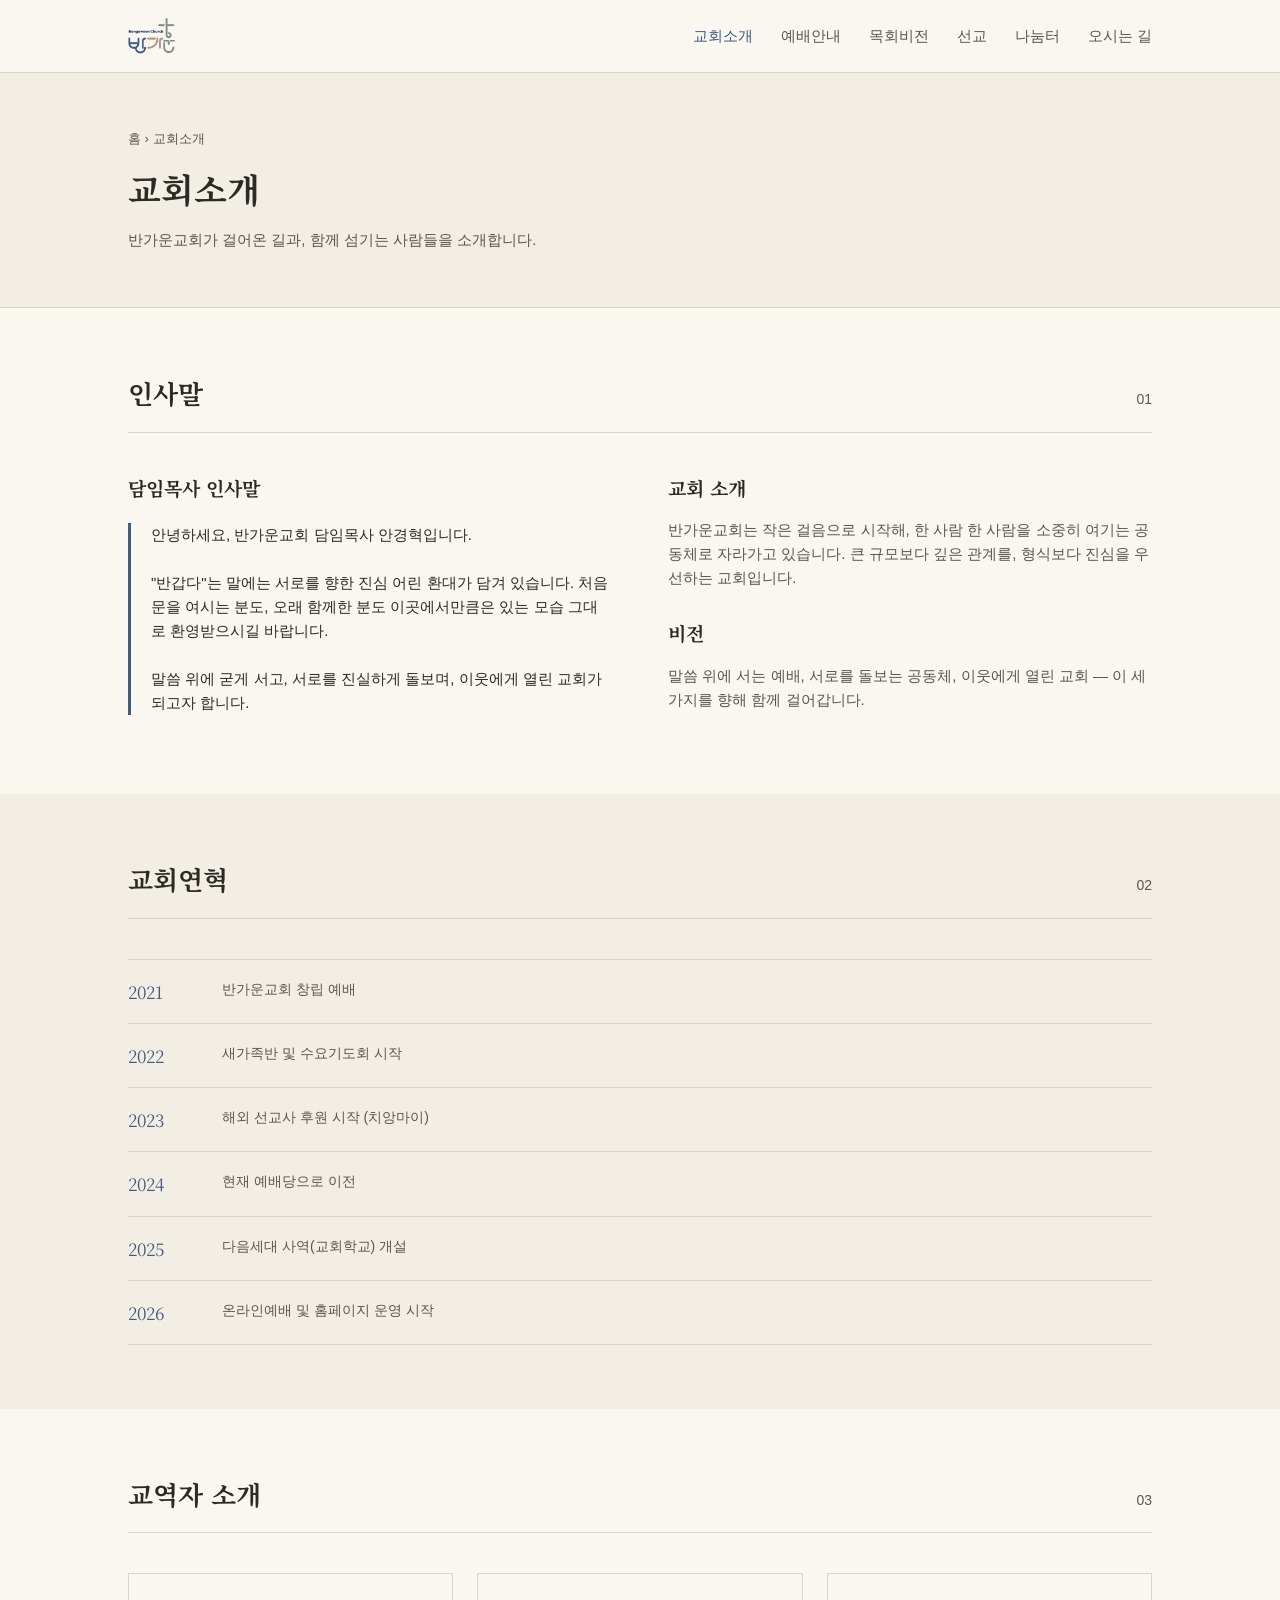
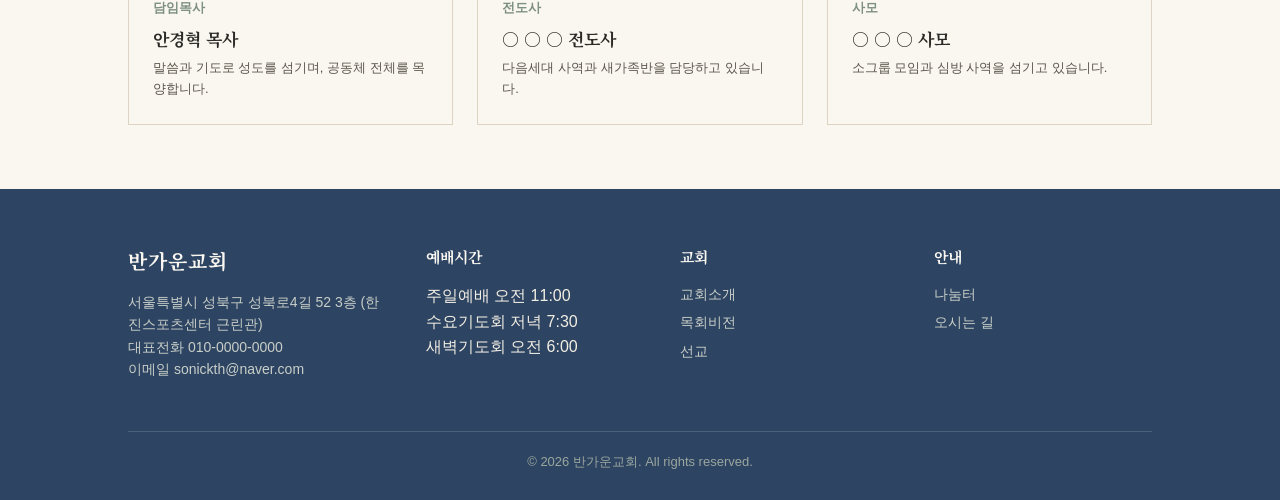
<file: about.html>
<!DOCTYPE html>
<html lang="ko">
<head>
<meta charset="UTF-8">
<meta name="viewport" content="width=device-width, initial-scale=1.0">
<title>교회소개 | 반가운교회</title>
<link rel="preconnect" href="https://fonts.googleapis.com">
<link href="https://fonts.googleapis.com/css2?family=Noto+Serif+KR:wght@400;500;700&family=Pretendard:wght@400;500;600&display=swap" rel="stylesheet">
<link rel="stylesheet" href="assets/style.css">
<link rel="icon" type="image/png" href="assets/logo.png">
</head>
<body>

<header>
  <div class="nav-inner">
    <a href="index.html" class="logo"><img src="assets/logo.png" alt="반가운교회 Bangawoon Church" class="logo-img"></a>
    <nav><ul id="navList">
      <li><a href="about.html" class="active">교회소개</a></li>
      <li><a href="service.html">예배안내</a></li>
      <li><a href="vision.html">목회비전</a></li>
      <li><a href="missions.html">선교</a></li>
      <li><a href="news.html">나눔터</a></li>
      <li><a href="contact.html">오시는 길</a></li>
    </ul></nav>
    <button class="nav-toggle" id="navToggle" aria-label="메뉴 열기">☰</button>
  </div>
</header>

<div class="page-head">
  <div class="wrap">
    <span class="crumb">홈 › 교회소개</span>
    <h1>교회소개</h1>
    <p>반가운교회가 걸어온 길과, 함께 섬기는 사람들을 소개합니다.</p>
  </div>
</div>

<main>

  <section>
    <div class="wrap">
      <div class="section-head"><h2>인사말</h2><span class="section-num">01</span></div>
      <div class="about-grid">
        <div>
          <h3>담임목사 인사말</h3>
          <div class="greeting-box">
            <p>안녕하세요, 반가운교회 담임목사 안경혁입니다.<br><br>
            "반갑다"는 말에는 서로를 향한 진심 어린 환대가 담겨 있습니다.
            처음 문을 여시는 분도, 오래 함께한 분도 이곳에서만큼은
            있는 모습 그대로 환영받으시길 바랍니다.<br><br>
            말씀 위에 굳게 서고, 서로를 진실하게 돌보며,
            이웃에게 열린 교회가 되고자 합니다.</p>
          </div>
        </div>
        <div>
          <h3>교회 소개</h3>
          <p>반가운교회는 작은 걸음으로 시작해, 한 사람 한 사람을
          소중히 여기는 공동체로 자라가고 있습니다. 큰 규모보다
          깊은 관계를, 형식보다 진심을 우선하는 교회입니다.</p>
          <h3 style="margin-top:28px;">비전</h3>
          <p>말씀 위에 서는 예배, 서로를 돌보는 공동체,
          이웃에게 열린 교회 — 이 세 가지를 향해 함께 걸어갑니다.</p>
        </div>
      </div>
    </div>
  </section>

  <section class="alt">
    <div class="wrap">
      <div class="section-head"><h2>교회연혁</h2><span class="section-num">02</span></div>
      <div class="timeline">
        <div class="timeline-item"><div class="year">2021</div><div class="desc">반가운교회 창립 예배</div></div>
        <div class="timeline-item"><div class="year">2022</div><div class="desc">새가족반 및 수요기도회 시작</div></div>
        <div class="timeline-item"><div class="year">2023</div><div class="desc">해외 선교사 후원 시작 (치앙마이)</div></div>
        <div class="timeline-item"><div class="year">2024</div><div class="desc">현재 예배당으로 이전</div></div>
        <div class="timeline-item"><div class="year">2025</div><div class="desc">다음세대 사역(교회학교) 개설</div></div>
        <div class="timeline-item"><div class="year">2026</div><div class="desc">온라인예배 및 홈페이지 운영 시작</div></div>
      </div>
    </div>
  </section>

  <section>
    <div class="wrap">
      <div class="section-head"><h2>교역자 소개</h2><span class="section-num">03</span></div>
      <div class="staff-grid">
        <div class="staff-card">
          <div class="role">담임목사</div>
          <h3>안경혁 목사</h3>
          <p>말씀과 기도로 성도를 섬기며, 공동체 전체를 목양합니다.</p>
        </div>
        <div class="staff-card">
          <div class="role">전도사</div>
          <h3>○ ○ ○ 전도사</h3>
          <p>다음세대 사역과 새가족반을 담당하고 있습니다.</p>
        </div>
        <div class="staff-card">
          <div class="role">사모</div>
          <h3>○ ○ ○ 사모</h3>
          <p>소그룹 모임과 심방 사역을 섬기고 있습니다.</p>
        </div>
      </div>
    </div>
  </section>

</main>

<footer>
  <div class="wrap">
    <div class="footer-grid">
      <div>
        <span class="logo-text">반가운교회</span>
        <p>서울특별시 성북구 성북로4길 52 3층 (한진스포츠센터 근린관)<br>대표전화 010-0000-0000<br>이메일 sonickth@naver.com</p>
      </div>
      <div>
        <h3>예배시간</h3>
        <ul><li>주일예배 오전 11:00</li><li>수요기도회 저녁 7:30</li><li>새벽기도회 오전 6:00</li></ul>
      </div>
      <div>
        <h3>교회</h3>
        <ul>
          <li><a href="about.html">교회소개</a></li>
          <li><a href="vision.html">목회비전</a></li>
          <li><a href="missions.html">선교</a></li>
        </ul>
      </div>
      <div>
        <h3>안내</h3>
        <ul>
          <li><a href="news.html">나눔터</a></li>
          <li><a href="contact.html">오시는 길</a></li>
        </ul>
      </div>
    </div>
    <div class="foot-line">© <span class="foot-year"></span> 반가운교회. All rights reserved.</div>
  </div>
</footer>

<script src="assets/site.js"></script>
</body>
</html>
</file>
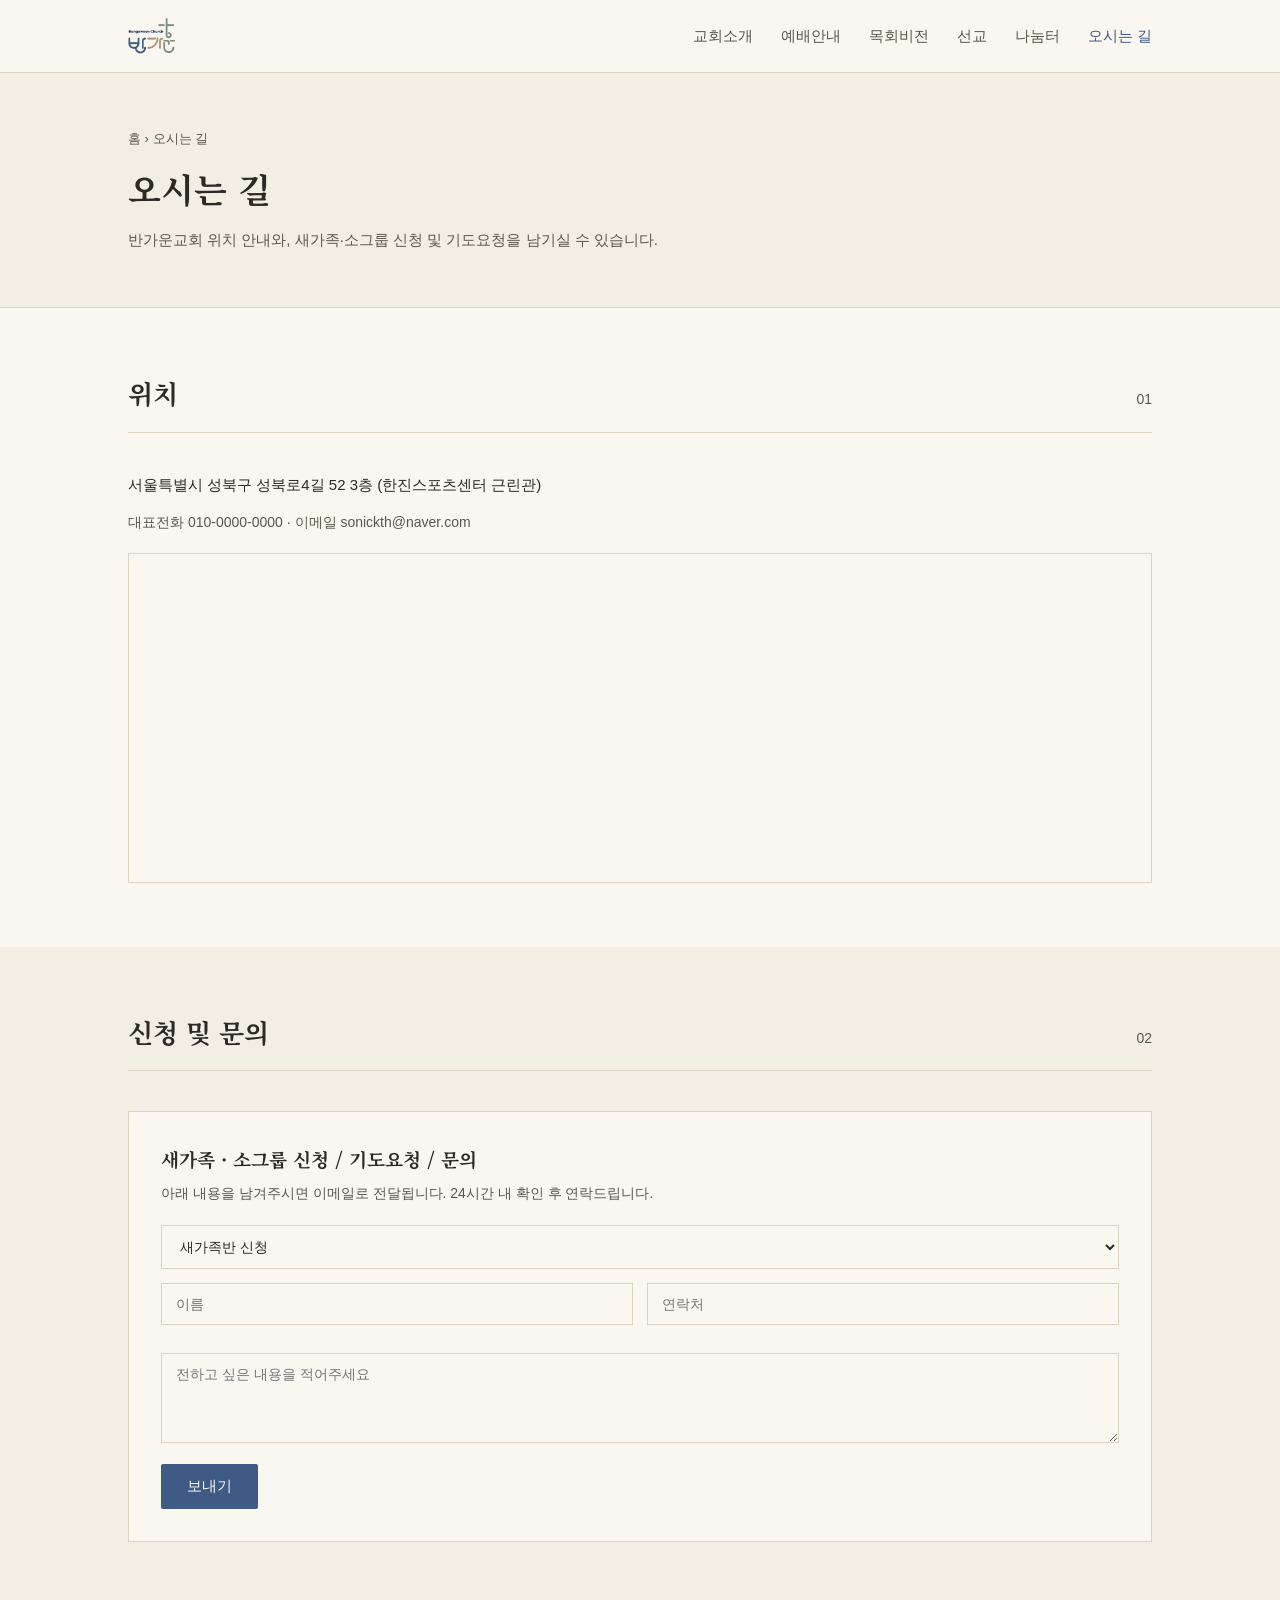
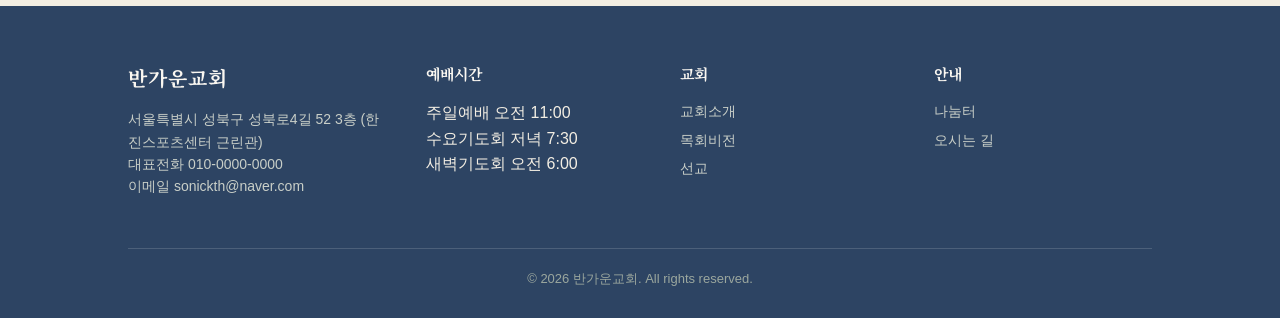
<file: contact.html>
<!DOCTYPE html>
<html lang="ko">
<head>
<meta charset="UTF-8">
<meta name="viewport" content="width=device-width, initial-scale=1.0">
<title>오시는 길 | 반가운교회</title>
<link rel="preconnect" href="https://fonts.googleapis.com">
<link href="https://fonts.googleapis.com/css2?family=Noto+Serif+KR:wght@400;500;700&family=Pretendard:wght@400;500;600&display=swap" rel="stylesheet">
<link rel="stylesheet" href="assets/style.css">
<link rel="icon" type="image/png" href="assets/logo.png">
</head>
<body>

<header>
  <div class="nav-inner">
    <a href="index.html" class="logo"><img src="assets/logo.png" alt="반가운교회 Bangawoon Church" class="logo-img"></a>
    <nav><ul id="navList">
      <li><a href="about.html">교회소개</a></li>
      <li><a href="service.html">예배안내</a></li>
      <li><a href="vision.html">목회비전</a></li>
      <li><a href="missions.html">선교</a></li>
      <li><a href="news.html">나눔터</a></li>
      <li><a href="contact.html" class="active">오시는 길</a></li>
    </ul></nav>
    <button class="nav-toggle" id="navToggle" aria-label="메뉴 열기">☰</button>
  </div>
</header>

<div class="page-head">
  <div class="wrap">
    <span class="crumb">홈 › 오시는 길</span>
    <h1>오시는 길</h1>
    <p>반가운교회 위치 안내와, 새가족·소그룹 신청 및 기도요청을 남기실 수 있습니다.</p>
  </div>
</div>

<main>
  <section>
    <div class="wrap">
      <div class="section-head"><h2>위치</h2><span class="section-num">01</span></div>
      <p style="font-size:15px; margin-bottom:4px;">서울특별시 성북구 성북로4길 52 3층 (한진스포츠센터 근린관)</p>
      <p style="font-size:14px; color:var(--ink-soft); margin-bottom:20px;">대표전화 010-0000-0000 · 이메일 sonickth@naver.com</p>
      <!-- 별도 API 키 없이 바로 작동하는 구글 지도 임베드입니다.
           q= 뒤의 서울특별시 성북구 성북로4길 52 3층 (한진스포츠센터 근린관)를 실제 교회 주소(도로명주소 권장)로 바꾸면 위치가 자동 표시됩니다. -->
      <div class="map-box">
        <iframe
          src="https://maps.google.com/maps?q=서울특별시 성북구 성북로4길 52 3층 (한진스포츠센터 근린관)&t=&z=16&ie=UTF8&iwloc=&output=embed"
          width="100%" height="320" style="border:0;" loading="lazy"
          referrerpolicy="no-referrer-when-downgrade"></iframe>
      </div>
    </div>
  </section>

  <section class="alt">
    <div class="wrap">
      <div class="section-head"><h2>신청 및 문의</h2><span class="section-num">02</span></div>

      <!-- 기본값은 이메일 전송(mailto) 방식입니다. 더 안정적인 접수 방법은 README.md 참고 -->
      <div id="applyForm" class="apply-box">
        <h3>새가족 · 소그룹 신청 / 기도요청 / 문의</h3>
        <p class="apply-desc">아래 내용을 남겨주시면 이메일로 전달됩니다. 24시간 내 확인 후 연락드립니다.</p>
        <form action="mailto:sonickth@naver.com" method="post" enctype="text/plain">
          <select name="구분">
            <option>새가족반 신청</option>
            <option>소그룹 신청</option>
            <option>선교후원 문의</option>
            <option>기도요청</option>
            <option>기타 문의</option>
          </select>
          <div class="form-row">
            <input type="text" name="이름" placeholder="이름" required>
            <input type="tel" name="연락처" placeholder="연락처" required>
          </div>
          <textarea name="내용" rows="4" placeholder="전하고 싶은 내용을 적어주세요" required></textarea>
          <button type="submit" class="btn btn-primary">보내기</button>
        </form>
      </div>
    </div>
  </section>
</main>

<footer>
  <div class="wrap">
    <div class="footer-grid">
      <div>
        <span class="logo-text">반가운교회</span>
        <p>서울특별시 성북구 성북로4길 52 3층 (한진스포츠센터 근린관)<br>대표전화 010-0000-0000<br>이메일 sonickth@naver.com</p>
      </div>
      <div>
        <h3>예배시간</h3>
        <ul><li>주일예배 오전 11:00</li><li>수요기도회 저녁 7:30</li><li>새벽기도회 오전 6:00</li></ul>
      </div>
      <div>
        <h3>교회</h3>
        <ul>
          <li><a href="about.html">교회소개</a></li>
          <li><a href="vision.html">목회비전</a></li>
          <li><a href="missions.html">선교</a></li>
        </ul>
      </div>
      <div>
        <h3>안내</h3>
        <ul>
          <li><a href="news.html">나눔터</a></li>
          <li><a href="contact.html">오시는 길</a></li>
        </ul>
      </div>
    </div>
    <div class="foot-line">© <span class="foot-year"></span> 반가운교회. All rights reserved.</div>
  </div>
</footer>

<script src="assets/site.js"></script>
</body>
</html>
</file>
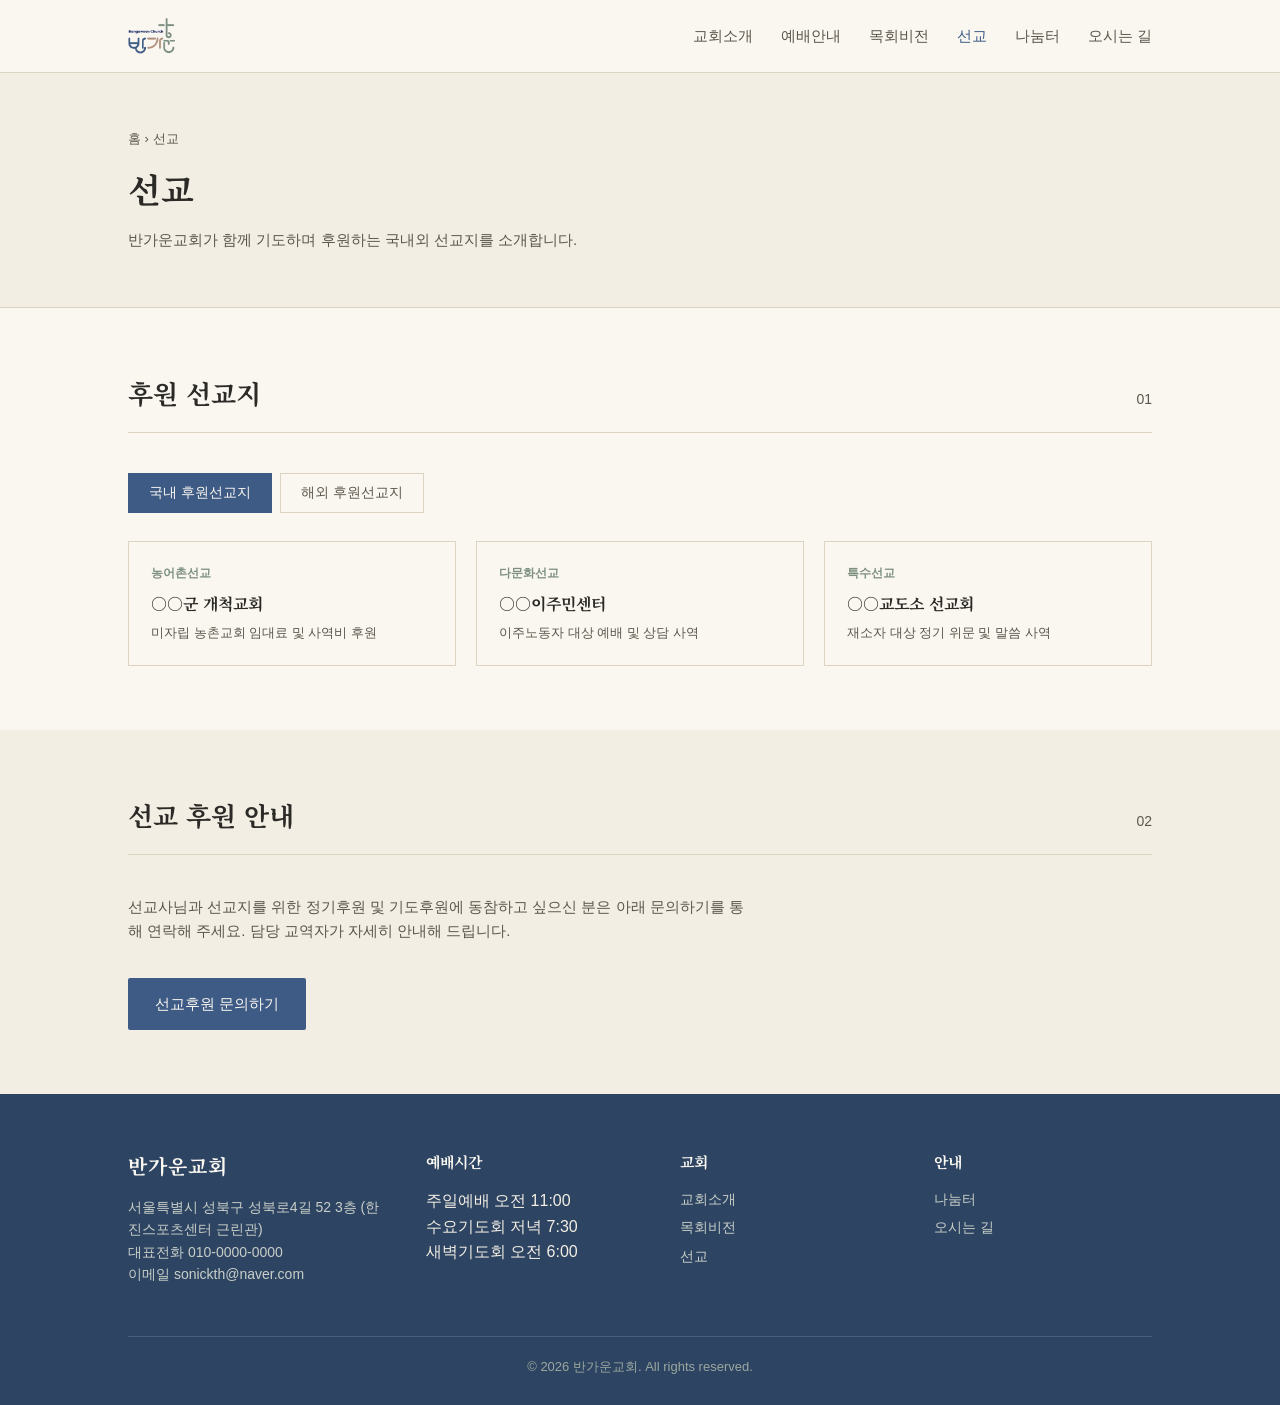
<file: missions.html>
<!DOCTYPE html>
<html lang="ko">
<head>
<meta charset="UTF-8">
<meta name="viewport" content="width=device-width, initial-scale=1.0">
<title>선교 | 반가운교회</title>
<link rel="preconnect" href="https://fonts.googleapis.com">
<link href="https://fonts.googleapis.com/css2?family=Noto+Serif+KR:wght@400;500;700&family=Pretendard:wght@400;500;600&display=swap" rel="stylesheet">
<link rel="stylesheet" href="assets/style.css">
<link rel="icon" type="image/png" href="assets/logo.png">
</head>
<body>

<header>
  <div class="nav-inner">
    <a href="index.html" class="logo"><img src="assets/logo.png" alt="반가운교회 Bangawoon Church" class="logo-img"></a>
    <nav><ul id="navList">
      <li><a href="about.html">교회소개</a></li>
      <li><a href="service.html">예배안내</a></li>
      <li><a href="vision.html">목회비전</a></li>
      <li><a href="missions.html" class="active">선교</a></li>
      <li><a href="news.html">나눔터</a></li>
      <li><a href="contact.html">오시는 길</a></li>
    </ul></nav>
    <button class="nav-toggle" id="navToggle" aria-label="메뉴 열기">☰</button>
  </div>
</header>

<div class="page-head">
  <div class="wrap">
    <span class="crumb">홈 › 선교</span>
    <h1>선교</h1>
    <p>반가운교회가 함께 기도하며 후원하는 국내외 선교지를 소개합니다.</p>
  </div>
</div>

<main>
  <section>
    <div class="wrap">
      <div class="section-head"><h2>후원 선교지</h2><span class="section-num">01</span></div>

      <div class="mission-tabs">
        <button class="tab-btn active" data-tab="domestic">국내 후원선교지</button>
        <button class="tab-btn" data-tab="overseas">해외 후원선교지</button>
      </div>

      <div class="mission-grid" id="missionGrid"><!-- JS로 자동 생성 --></div>
    </div>
  </section>

  <section class="alt">
    <div class="wrap">
      <div class="section-head"><h2>선교 후원 안내</h2><span class="section-num">02</span></div>
      <p style="font-size:15px; color:var(--ink-soft); max-width:620px;">
        선교사님과 선교지를 위한 정기후원 및 기도후원에 동참하고 싶으신 분은
        아래 문의하기를 통해 연락해 주세요. 담당 교역자가 자세히 안내해 드립니다.
      </p>
      <a href="contact.html#applyForm" class="btn btn-primary" style="margin-top:20px;">선교후원 문의하기</a>
    </div>
  </section>
</main>

<footer>
  <div class="wrap">
    <div class="footer-grid">
      <div>
        <span class="logo-text">반가운교회</span>
        <p>서울특별시 성북구 성북로4길 52 3층 (한진스포츠센터 근린관)<br>대표전화 010-0000-0000<br>이메일 sonickth@naver.com</p>
      </div>
      <div>
        <h3>예배시간</h3>
        <ul><li>주일예배 오전 11:00</li><li>수요기도회 저녁 7:30</li><li>새벽기도회 오전 6:00</li></ul>
      </div>
      <div>
        <h3>교회</h3>
        <ul>
          <li><a href="about.html">교회소개</a></li>
          <li><a href="vision.html">목회비전</a></li>
          <li><a href="missions.html">선교</a></li>
        </ul>
      </div>
      <div>
        <h3>안내</h3>
        <ul>
          <li><a href="news.html">나눔터</a></li>
          <li><a href="contact.html">오시는 길</a></li>
        </ul>
      </div>
    </div>
    <div class="foot-line">© <span class="foot-year"></span> 반가운교회. All rights reserved.</div>
  </div>
</footer>

<script src="assets/site.js"></script>
<!--
  ============================================
  선교지 목록 수정하는 곳입니다.
  domestic(국내) / overseas(해외) 배열에 항목을 추가/삭제/수정하면
  화면에 자동으로 반영됩니다.
  ============================================
-->
<script>
  const MISSIONS = {
    domestic: [
      { field: "농어촌선교", name: "○○군 개척교회", desc: "미자립 농촌교회 임대료 및 사역비 후원" },
      { field: "다문화선교", name: "○○이주민센터", desc: "이주노동자 대상 예배 및 상담 사역" },
      { field: "특수선교", name: "○○교도소 선교회", desc: "재소자 대상 정기 위문 및 말씀 사역" },
    ],
    overseas: [
      { field: "태국", name: "허○○ 선교사", desc: "치앙마이 지역 교회 개척 및 신학교 사역" },
      { field: "케냐", name: "김○○ 선교사", desc: "지역 아동센터 운영 및 복음 전도 사역" },
      { field: "필리핀", name: "이○○ 선교사", desc: "현지인 목회자 양성 및 신학교육 지원" },
    ],
  };

  const grid = document.getElementById('missionGrid');
  function renderMissions(tab) {
    grid.innerHTML = MISSIONS[tab].map(m => `
      <div class="mission-card">
        <div class="field">${m.field}</div>
        <h3>${m.name}</h3>
        <p>${m.desc}</p>
      </div>
    `).join('');
  }
  document.querySelectorAll('.tab-btn').forEach(btn => {
    btn.addEventListener('click', () => {
      document.querySelectorAll('.tab-btn').forEach(b => b.classList.remove('active'));
      btn.classList.add('active');
      renderMissions(btn.dataset.tab);
    });
  });
  renderMissions('domestic');
</script>
</body>
</html>
</file>
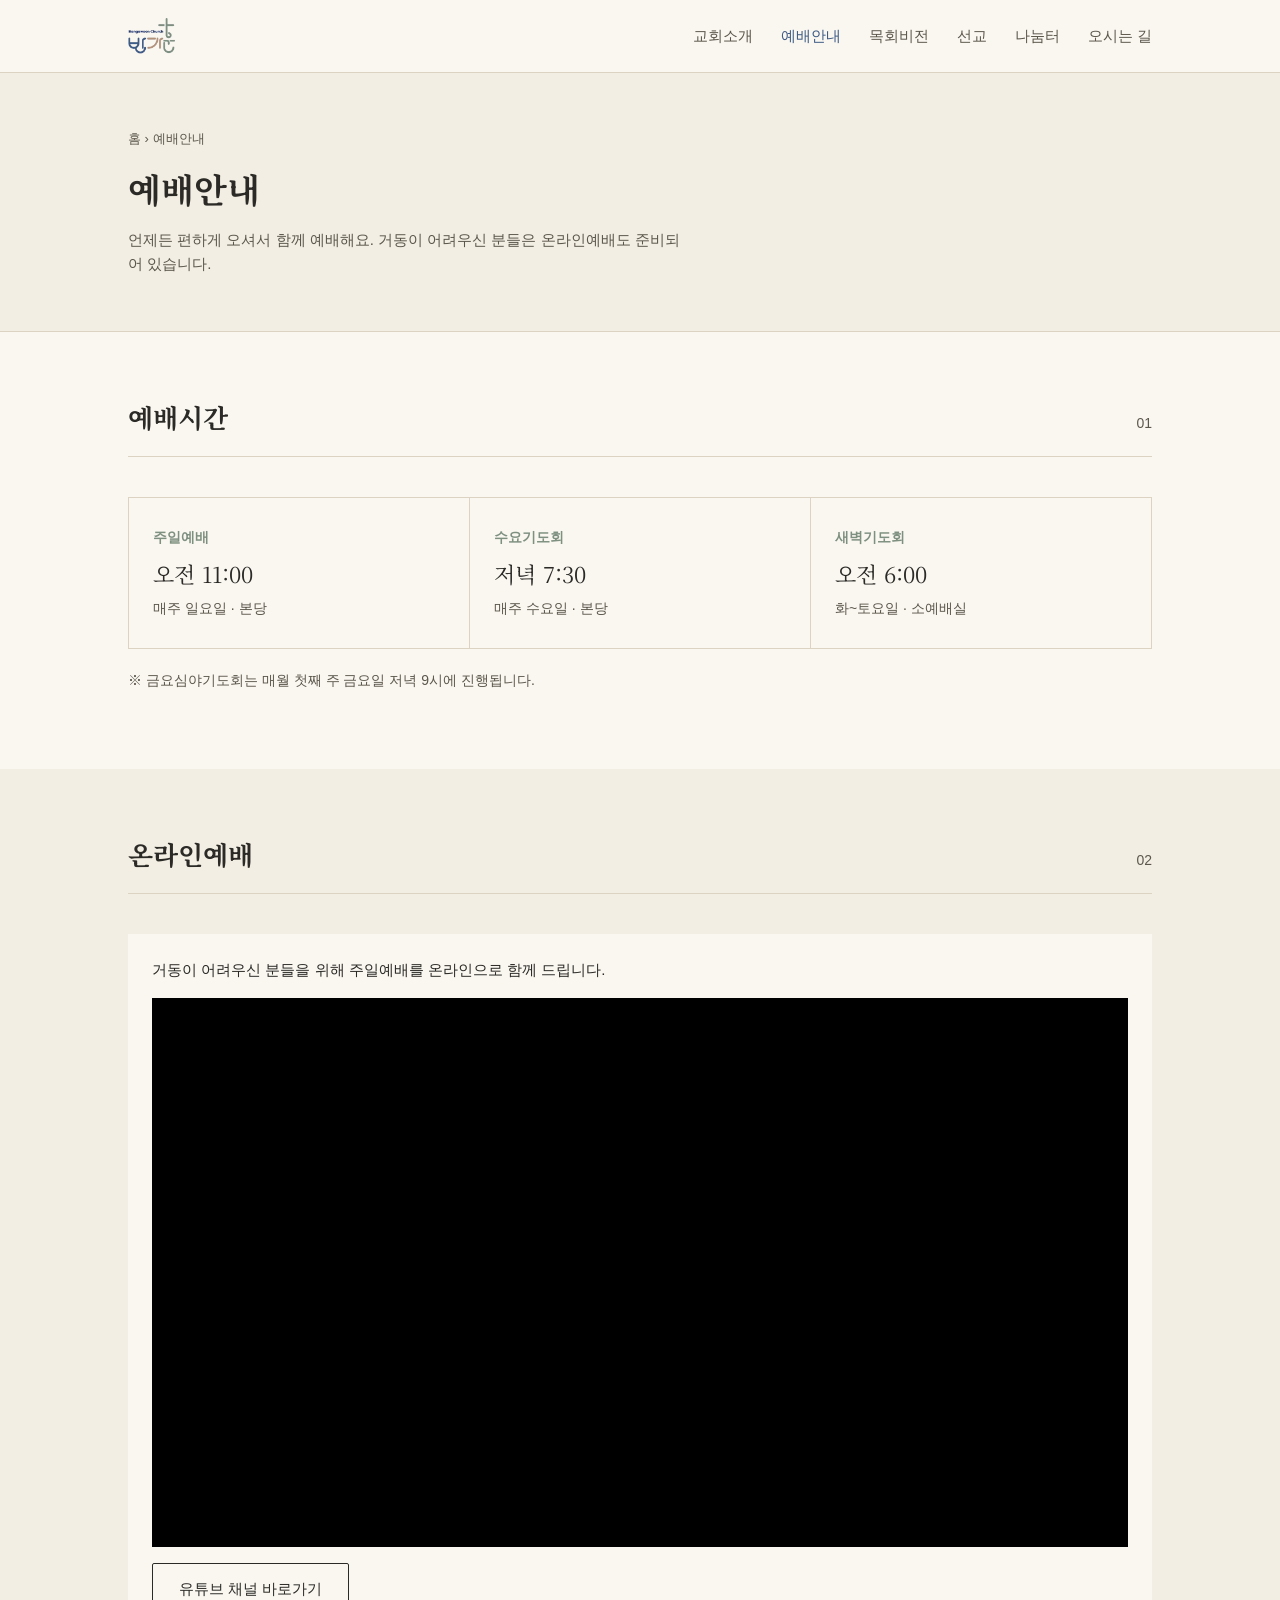
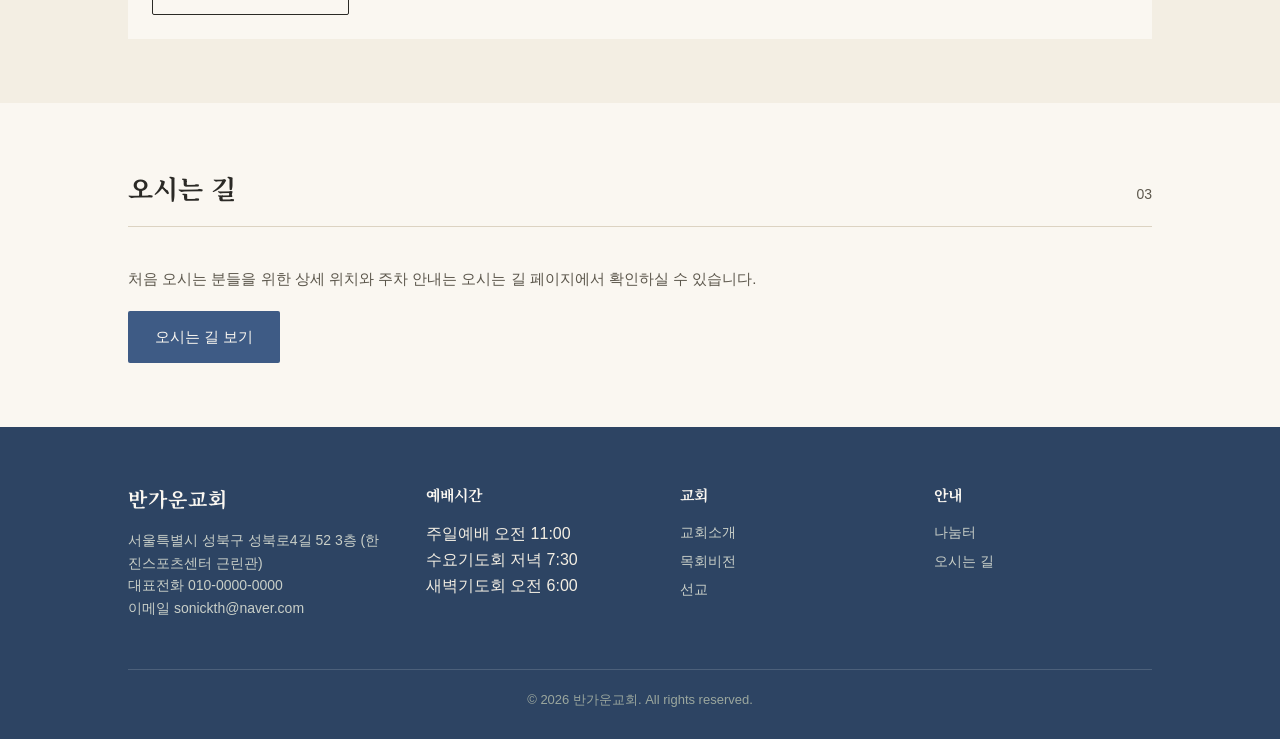
<file: service.html>
<!DOCTYPE html>
<html lang="ko">
<head>
<meta charset="UTF-8">
<meta name="viewport" content="width=device-width, initial-scale=1.0">
<title>예배안내 | 반가운교회</title>
<link rel="preconnect" href="https://fonts.googleapis.com">
<link href="https://fonts.googleapis.com/css2?family=Noto+Serif+KR:wght@400;500;700&family=Pretendard:wght@400;500;600&display=swap" rel="stylesheet">
<link rel="stylesheet" href="assets/style.css">
<link rel="icon" type="image/png" href="assets/logo.png">
</head>
<body>

<header>
  <div class="nav-inner">
    <a href="index.html" class="logo"><img src="assets/logo.png" alt="반가운교회 Bangawoon Church" class="logo-img"></a>
    <nav><ul id="navList">
      <li><a href="about.html">교회소개</a></li>
      <li><a href="service.html" class="active">예배안내</a></li>
      <li><a href="vision.html">목회비전</a></li>
      <li><a href="missions.html">선교</a></li>
      <li><a href="news.html">나눔터</a></li>
      <li><a href="contact.html">오시는 길</a></li>
    </ul></nav>
    <button class="nav-toggle" id="navToggle" aria-label="메뉴 열기">☰</button>
  </div>
</header>

<div class="page-head">
  <div class="wrap">
    <span class="crumb">홈 › 예배안내</span>
    <h1>예배안내</h1>
    <p>언제든 편하게 오셔서 함께 예배해요. 거동이 어려우신 분들은 온라인예배도 준비되어 있습니다.</p>
  </div>
</div>

<main>

  <section>
    <div class="wrap">
      <div class="section-head"><h2>예배시간</h2><span class="section-num">01</span></div>
      <div class="service-list">
        <div class="service-item">
          <div class="day">주일예배</div>
          <div class="time">오전 11:00</div>
          <div class="desc">매주 일요일 · 본당</div>
        </div>
        <div class="service-item">
          <div class="day">수요기도회</div>
          <div class="time">저녁 7:30</div>
          <div class="desc">매주 수요일 · 본당</div>
        </div>
        <div class="service-item">
          <div class="day">새벽기도회</div>
          <div class="time">오전 6:00</div>
          <div class="desc">화~토요일 · 소예배실</div>
        </div>
      </div>
      <p style="font-size:14px; color:var(--ink-soft); margin-top:20px;">
        ※ 금요심야기도회는 매월 첫째 주 금요일 저녁 9시에 진행됩니다.
      </p>
    </div>
  </section>

  <section class="alt">
    <div class="wrap">
      <div class="section-head"><h2>온라인예배</h2><span class="section-num">02</span></div>
      <div class="online-note">
        <span>거동이 어려우신 분들을 위해 주일예배를 온라인으로 함께 드립니다.</span>
        <!-- [[YOUTUBE_ID]]를 실제 유튜브 영상ID 또는 라이브 ID로 교체하세요. -->
        <div class="video-frame">
          <iframe
            src="https://www.youtube.com/embed/[[YOUTUBE_ID]]"
            title="온라인예배" frameborder="0"
            allow="accelerometer; autoplay; clipboard-write; encrypted-media; gyroscope; picture-in-picture"
            allowfullscreen></iframe>
        </div>
        <!-- [[YOUTUBE_CHANNEL_URL]]을 실제 채널 주소로 교체하세요 -->
        <a href="[[YOUTUBE_CHANNEL_URL]]" target="_blank" rel="noopener" class="btn btn-ghost" style="margin-top:16px;">유튜브 채널 바로가기</a>
      </div>
    </div>
  </section>

  <section>
    <div class="wrap">
      <div class="section-head"><h2>오시는 길</h2><span class="section-num">03</span></div>
      <p style="font-size:15px; color:var(--ink-soft); margin-bottom:20px;">
        처음 오시는 분들을 위한 상세 위치와 주차 안내는 오시는 길 페이지에서 확인하실 수 있습니다.
      </p>
      <a href="contact.html" class="btn btn-primary">오시는 길 보기</a>
    </div>
  </section>

</main>

<footer>
  <div class="wrap">
    <div class="footer-grid">
      <div>
        <span class="logo-text">반가운교회</span>
        <p>서울특별시 성북구 성북로4길 52 3층 (한진스포츠센터 근린관)<br>대표전화 010-0000-0000<br>이메일 sonickth@naver.com</p>
      </div>
      <div>
        <h3>예배시간</h3>
        <ul><li>주일예배 오전 11:00</li><li>수요기도회 저녁 7:30</li><li>새벽기도회 오전 6:00</li></ul>
      </div>
      <div>
        <h3>교회</h3>
        <ul>
          <li><a href="about.html">교회소개</a></li>
          <li><a href="vision.html">목회비전</a></li>
          <li><a href="missions.html">선교</a></li>
        </ul>
      </div>
      <div>
        <h3>안내</h3>
        <ul>
          <li><a href="news.html">나눔터</a></li>
          <li><a href="contact.html">오시는 길</a></li>
        </ul>
      </div>
    </div>
    <div class="foot-line">© <span class="foot-year"></span> 반가운교회. All rights reserved.</div>
  </div>
</footer>

<script src="assets/site.js"></script>
</body>
</html>
</file>
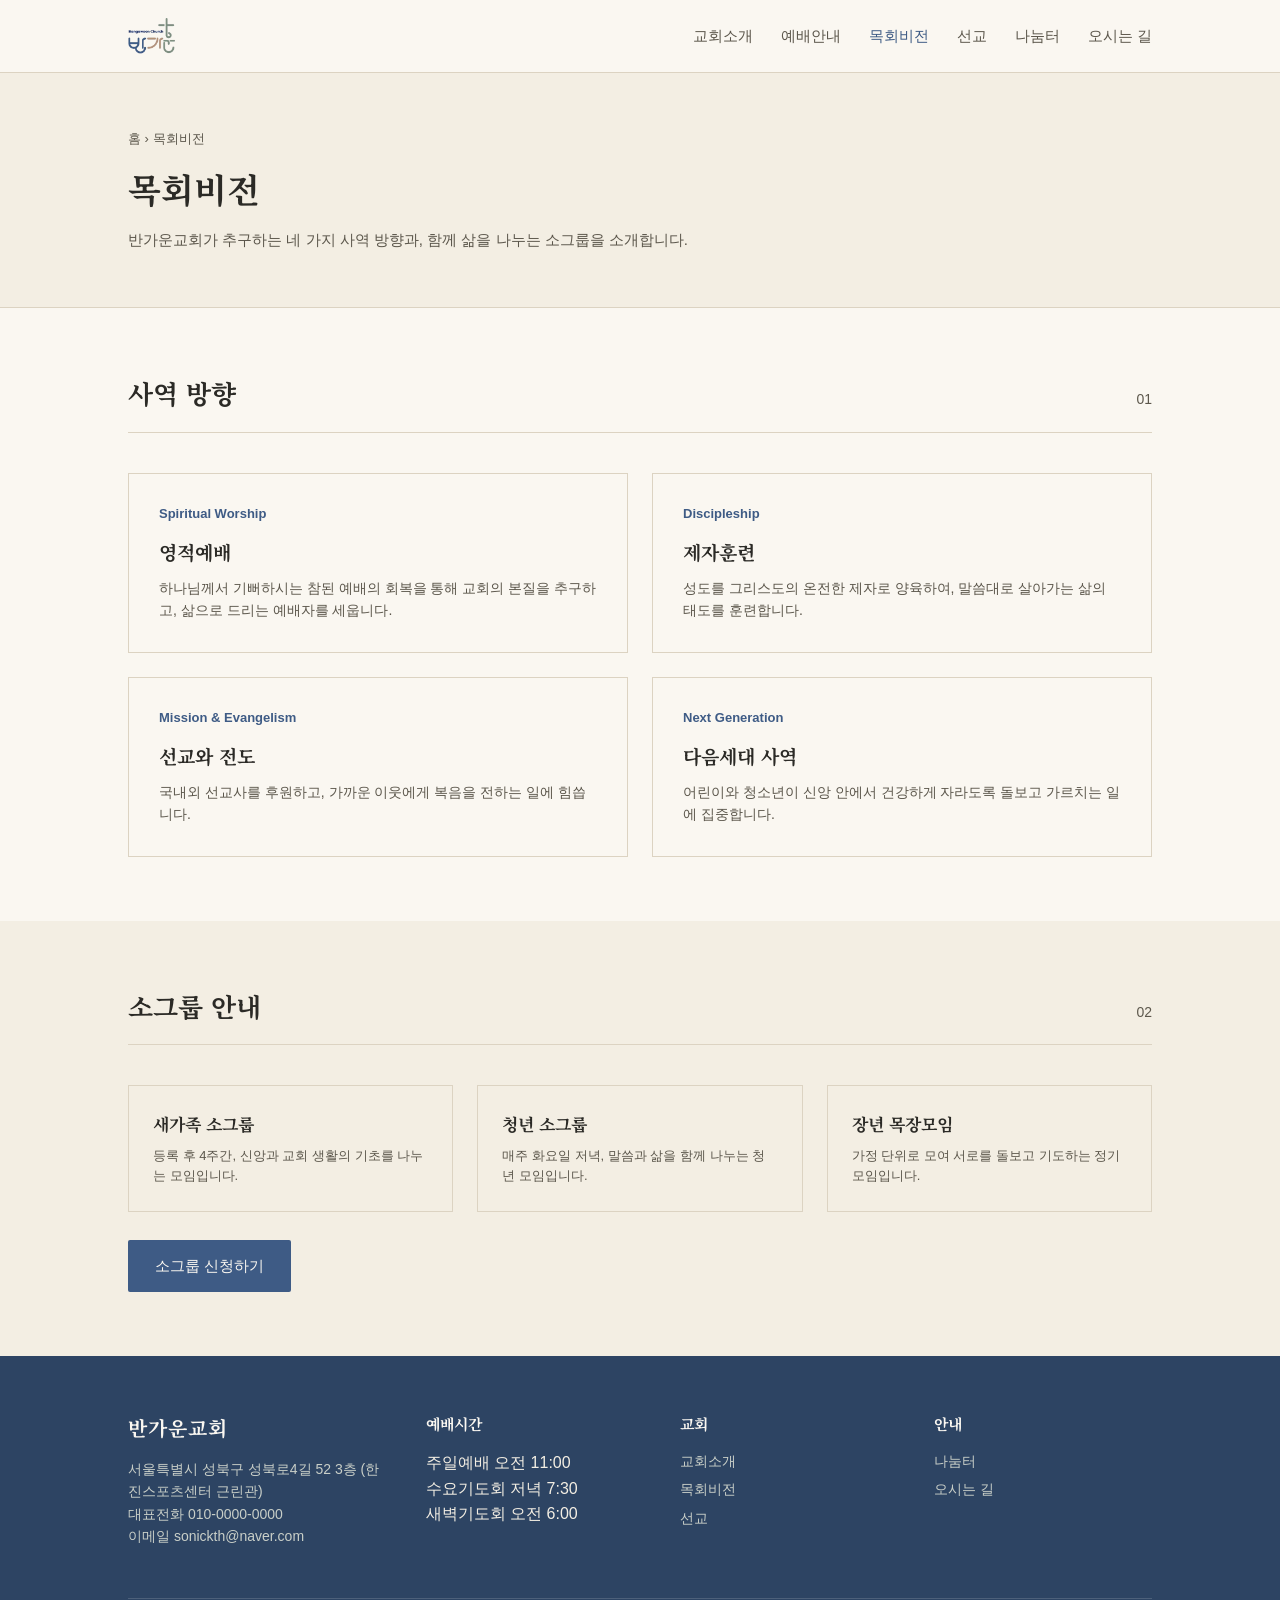
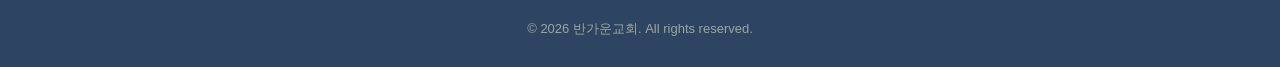
<file: vision.html>
<!DOCTYPE html>
<html lang="ko">
<head>
<meta charset="UTF-8">
<meta name="viewport" content="width=device-width, initial-scale=1.0">
<title>목회비전 | 반가운교회</title>
<link rel="preconnect" href="https://fonts.googleapis.com">
<link href="https://fonts.googleapis.com/css2?family=Noto+Serif+KR:wght@400;500;700&family=Pretendard:wght@400;500;600&display=swap" rel="stylesheet">
<link rel="stylesheet" href="assets/style.css">
<link rel="icon" type="image/png" href="assets/logo.png">
</head>
<body>

<header>
  <div class="nav-inner">
    <a href="index.html" class="logo"><img src="assets/logo.png" alt="반가운교회 Bangawoon Church" class="logo-img"></a>
    <nav><ul id="navList">
      <li><a href="about.html">교회소개</a></li>
      <li><a href="service.html">예배안내</a></li>
      <li><a href="vision.html" class="active">목회비전</a></li>
      <li><a href="missions.html">선교</a></li>
      <li><a href="news.html">나눔터</a></li>
      <li><a href="contact.html">오시는 길</a></li>
    </ul></nav>
    <button class="nav-toggle" id="navToggle" aria-label="메뉴 열기">☰</button>
  </div>
</header>

<div class="page-head">
  <div class="wrap">
    <span class="crumb">홈 › 목회비전</span>
    <h1>목회비전</h1>
    <p>반가운교회가 추구하는 네 가지 사역 방향과, 함께 삶을 나누는 소그룹을 소개합니다.</p>
  </div>
</div>

<main>

  <section>
    <div class="wrap">
      <div class="section-head"><h2>사역 방향</h2><span class="section-num">01</span></div>
      <div class="vision-grid">
        <div class="vision-card">
          <span class="tag">Spiritual Worship</span>
          <h3>영적예배</h3>
          <p>하나님께서 기뻐하시는 참된 예배의 회복을 통해
          교회의 본질을 추구하고, 삶으로 드리는 예배자를 세웁니다.</p>
        </div>
        <div class="vision-card">
          <span class="tag">Discipleship</span>
          <h3>제자훈련</h3>
          <p>성도를 그리스도의 온전한 제자로 양육하여,
          말씀대로 살아가는 삶의 태도를 훈련합니다.</p>
        </div>
        <div class="vision-card">
          <span class="tag">Mission & Evangelism</span>
          <h3>선교와 전도</h3>
          <p>국내외 선교사를 후원하고, 가까운 이웃에게
          복음을 전하는 일에 힘씁니다.</p>
        </div>
        <div class="vision-card">
          <span class="tag">Next Generation</span>
          <h3>다음세대 사역</h3>
          <p>어린이와 청소년이 신앙 안에서 건강하게 자라도록
          돌보고 가르치는 일에 집중합니다.</p>
        </div>
      </div>
    </div>
  </section>

  <section class="alt">
    <div class="wrap">
      <div class="section-head"><h2>소그룹 안내</h2><span class="section-num">02</span></div>
      <div class="group-list">
        <div class="group-card">
          <h3>새가족 소그룹</h3>
          <p>등록 후 4주간, 신앙과 교회 생활의 기초를 나누는 모임입니다.</p>
        </div>
        <div class="group-card">
          <h3>청년 소그룹</h3>
          <p>매주 화요일 저녁, 말씀과 삶을 함께 나누는 청년 모임입니다.</p>
        </div>
        <div class="group-card">
          <h3>장년 목장모임</h3>
          <p>가정 단위로 모여 서로를 돌보고 기도하는 정기 모임입니다.</p>
        </div>
      </div>
      <div style="margin-top:28px;">
        <a href="contact.html#applyForm" class="btn btn-primary">소그룹 신청하기</a>
      </div>
    </div>
  </section>

</main>

<footer>
  <div class="wrap">
    <div class="footer-grid">
      <div>
        <span class="logo-text">반가운교회</span>
        <p>서울특별시 성북구 성북로4길 52 3층 (한진스포츠센터 근린관)<br>대표전화 010-0000-0000<br>이메일 sonickth@naver.com</p>
      </div>
      <div>
        <h3>예배시간</h3>
        <ul><li>주일예배 오전 11:00</li><li>수요기도회 저녁 7:30</li><li>새벽기도회 오전 6:00</li></ul>
      </div>
      <div>
        <h3>교회</h3>
        <ul>
          <li><a href="about.html">교회소개</a></li>
          <li><a href="vision.html">목회비전</a></li>
          <li><a href="missions.html">선교</a></li>
        </ul>
      </div>
      <div>
        <h3>안내</h3>
        <ul>
          <li><a href="news.html">나눔터</a></li>
          <li><a href="contact.html">오시는 길</a></li>
        </ul>
      </div>
    </div>
    <div class="foot-line">© <span class="foot-year"></span> 반가운교회. All rights reserved.</div>
  </div>
</footer>

<script src="assets/site.js"></script>
</body>
</html>
</file>
<file: assets/style.css>
:root{
  --paper:#FAF7F1;
  --paper-warm:#F3EEE3;
  --ink:#2B2A26;
  --ink-soft:#5C574C;
  --green:#3E5B85;
  --green-deep:#2D4463;
  --ochre:#7E9080;
  --line:#DCD3C2;
}
*{box-sizing:border-box;}
html{scroll-behavior:smooth;}
body{
  margin:0;
  background:var(--paper);
  color:var(--ink);
  font-family:'Pretendard', -apple-system, sans-serif;
  line-height:1.6;
}
h1,h2,h3,.serif{
  font-family:'Noto Serif KR', serif;
  font-weight:700;
  color:var(--ink);
  margin:0;
}
a{color:inherit; text-decoration:none;}
.wrap{max-width:1080px; margin:0 auto; padding:0 28px;}
img{max-width:100%;}

/* Header */
header{
  position:sticky; top:0; z-index:50;
  background:rgba(250,247,241,0.94);
  backdrop-filter:blur(6px);
  border-bottom:1px solid var(--line);
}
.nav-inner{
  display:flex; align-items:center; justify-content:space-between;
  padding:18px 28px; max-width:1080px; margin:0 auto;
}
.logo{font-size:20px; letter-spacing:1px;}
.logo span{color:var(--green);}
.logo-img{height:36px; width:auto; display:block;}
footer .logo-text{color:var(--paper); font-size:20px; letter-spacing:1px; margin-bottom:14px; display:block; font-family:'Noto Serif KR', serif; font-weight:700;}
nav ul{list-style:none; display:flex; gap:28px; margin:0; padding:0;}
nav a{font-size:15px; color:var(--ink-soft); transition:color .2s;}
nav a:hover, nav a.active{color:var(--green);}
.nav-toggle{display:none; background:none; border:none; font-size:24px; cursor:pointer; color:var(--ink);}

/* Page header (sub pages) */
.page-head{padding:56px 0 40px; border-bottom:1px solid var(--line); background:var(--paper-warm);}
.page-head .crumb{font-size:13px; color:var(--ink-soft); margin-bottom:12px; display:block;}
.page-head h1{font-size:34px;}
.page-head p{color:var(--ink-soft); margin-top:12px; max-width:560px; font-size:15px;}

/* Hero (home only) */
.hero{padding:88px 0 72px; display:grid; grid-template-columns:1.1fr 0.9fr; gap:40px; align-items:center;}
.hero-eyebrow{font-size:14px; color:var(--green); font-weight:600; margin-bottom:18px; display:block;}
.hero h1{font-size:42px; line-height:1.35; margin-bottom:22px;}
.hero p{font-size:16px; color:var(--ink-soft); max-width:440px; margin-bottom:30px;}
.btn-row{display:flex; gap:14px; flex-wrap:wrap;}
.btn{display:inline-block; padding:13px 26px; font-size:15px; font-weight:500; border-radius:2px; transition:all .2s; border:1px solid transparent; cursor:pointer;}
.btn-primary{background:var(--green); color:var(--paper);}
.btn-primary:hover{background:var(--green-deep);}
.btn-ghost{border-color:var(--ink); color:var(--ink);}
.btn-ghost:hover{background:var(--ink); color:var(--paper);}
.hero-art{width:100%; height:auto;}

/* Sections */
section{padding:64px 0;}
.section-head{display:flex; align-items:baseline; justify-content:space-between; border-bottom:1px solid var(--line); padding-bottom:18px; margin-bottom:40px;}
.section-head h2{font-size:26px;}
.section-num{font-size:14px; color:var(--ink-soft);}
.alt{background:var(--paper-warm);}

/* Quick nav cards (home) */
.quick-grid{display:grid; grid-template-columns:repeat(4,1fr); gap:1px; background:var(--line); border:1px solid var(--line);}
.quick-item{background:var(--paper); padding:28px 22px; transition:background .2s;}
.quick-item:hover{background:var(--paper-warm);}
.quick-item .num{font-size:13px; color:var(--ochre); font-weight:600; margin-bottom:10px; display:block;}
.quick-item h3{font-size:17px; margin-bottom:8px;}
.quick-item p{font-size:13px; color:var(--ink-soft); margin:0;}

/* 교회소개 */
.about-grid{display:grid; grid-template-columns:1fr 1fr; gap:56px;}
.about-grid h3{font-size:19px; margin-bottom:10px;}
.about-grid p{color:var(--ink-soft); font-size:15px;}
.greeting-box{border-left:3px solid var(--green); padding-left:20px; margin-top:20px;}
.greeting-box p{color:var(--ink);}

.timeline{border-top:1px solid var(--line); margin-top:8px;}
.timeline-item{display:flex; gap:24px; padding:18px 0; border-bottom:1px solid var(--line);}
.timeline-item .year{font-family:'Noto Serif KR', serif; font-size:17px; color:var(--green); width:70px; flex:none;}
.timeline-item .desc{font-size:14px; color:var(--ink-soft);}

.staff-grid{display:grid; grid-template-columns:repeat(3,1fr); gap:24px; margin-top:12px;}
.staff-card{background:var(--paper); border:1px solid var(--line); padding:24px;}
.staff-card .role{font-size:13px; color:var(--ochre); font-weight:600; margin-bottom:6px;}
.staff-card h3{font-size:17px; margin-bottom:6px;}
.staff-card p{font-size:13px; color:var(--ink-soft); margin:0;}

/* 예배안내 */
.service-list{display:grid; grid-template-columns:repeat(3, 1fr); gap:1px; background:var(--line); border:1px solid var(--line);}
.service-item{background:var(--paper); padding:28px 24px;}
.service-item .day{font-size:14px; color:var(--ochre); font-weight:600; margin-bottom:8px;}
.service-item .time{font-size:22px; font-family:'Noto Serif KR', serif; margin-bottom:6px;}
.service-item .desc{font-size:14px; color:var(--ink-soft);}
.online-note{margin-top:28px; padding:24px; background:var(--paper);}
.online-note span{font-size:15px; display:block; margin-bottom:16px;}
.video-frame{position:relative; width:100%; padding-top:56.25%; background:#000;}
.video-frame iframe{position:absolute; top:0; left:0; width:100%; height:100%; border:0;}

/* 목회비전 */
.vision-grid{display:grid; grid-template-columns:1fr 1fr; gap:24px;}
.vision-card{background:var(--paper); border:1px solid var(--line); padding:30px;}
.vision-card .tag{font-size:13px; color:var(--green); font-weight:600; margin-bottom:12px; display:block;}
.vision-card h3{font-size:19px; margin-bottom:10px;}
.vision-card p{font-size:14px; color:var(--ink-soft); margin:0;}

.group-list{display:grid; grid-template-columns:repeat(3,1fr); gap:24px;}
.group-card{border:1px solid var(--line); padding:24px; background:var(--paper-warm);}
.group-card h3{font-size:17px; margin-bottom:8px;}
.group-card p{font-size:13px; color:var(--ink-soft); margin:0;}

/* 선교 */
.mission-tabs{display:flex; gap:8px; margin-bottom:28px;}
.tab-btn{padding:10px 20px; font-size:14px; border:1px solid var(--line); background:var(--paper); cursor:pointer; color:var(--ink-soft);}
.tab-btn.active{background:var(--green); color:var(--paper); border-color:var(--green);}
.mission-grid{display:grid; grid-template-columns:repeat(3,1fr); gap:20px;}
.mission-card{border:1px solid var(--line); background:var(--paper); padding:22px;}
.mission-card .field{font-size:12px; color:var(--ochre); font-weight:600; margin-bottom:8px;}
.mission-card h3{font-size:16px; margin-bottom:6px;}
.mission-card p{font-size:13px; color:var(--ink-soft); margin:0;}

/* 나눔터 (게시판형) */
.board-tabs{display:flex; gap:8px; margin-bottom:8px;}
.notice-list{border-top:1px solid var(--line);}
.notice-item{border-bottom:1px solid var(--line);}
.notice-item summary{
  display:flex; justify-content:space-between; gap:20px; padding:20px 4px;
  cursor:pointer; list-style:none;
}
.notice-item summary::-webkit-details-marker{display:none;}
.notice-item .tag{font-size:12px; color:var(--green); border:1px solid var(--green); padding:2px 8px; margin-right:12px; white-space:nowrap;}
.notice-item .title{font-size:15px;}
.notice-item .date{font-size:14px; color:var(--ink-soft); white-space:nowrap;}
.notice-item .body{padding:0 4px 22px; font-size:14px; color:var(--ink-soft); border-top:1px dashed var(--line); margin-top:2px; padding-top:16px;}
.post-form{background:var(--paper); border:1px solid var(--line); padding:26px; margin-bottom:28px; display:none;}
.post-form.open{display:block;}
.post-form .form-row{display:flex; gap:14px; margin-bottom:14px;}
.post-form input, .post-form select, .post-form textarea{
  width:100%; padding:12px 14px; border:1px solid var(--line); background:var(--paper);
  font-family:inherit; font-size:14px; color:var(--ink); margin-bottom:14px;
}
.post-form textarea{resize:vertical;}
.fb-banner{background:#FFF4E5; border:1px solid #E8C88A; padding:14px 18px; font-size:13px; color:#7A5B1F; margin-bottom:24px;}
.empty-note{padding:24px 0; color:var(--ink-soft); font-size:14px;}
@media(max-width:600px){ .post-form .form-row{flex-direction:column; gap:0;} }

/* 신청/문의 폼 */
.apply-box{margin-top:0; background:var(--paper); border:1px solid var(--line); padding:32px; scroll-margin-top:90px;}
.apply-desc{font-size:14px; color:var(--ink-soft); margin:8px 0 20px;}
.apply-box .form-row{display:flex; gap:14px; margin-bottom:14px;}
.apply-box input, .apply-box textarea, .apply-box select{
  width:100%; padding:12px 14px; border:1px solid var(--line); background:var(--paper);
  font-family:inherit; font-size:14px; color:var(--ink); margin-bottom:14px;
}
.apply-box textarea{resize:vertical;}
.apply-box button{border:none;}
@media(max-width:600px){ .apply-box .form-row{flex-direction:column; gap:0;} }

/* 지도 */
.map-box{border:1px solid var(--line); overflow:hidden; margin-top:16px;}

/* Footer */
footer{background:var(--green-deep); color:var(--paper-warm); padding:56px 0 28px; margin-top:0;}
.footer-grid{display:grid; grid-template-columns:1.2fr 1fr 1fr 1fr; gap:36px; margin-bottom:36px;}
footer h3{color:var(--paper); font-size:15px; margin-bottom:14px;}
footer p, footer a{color:#C9CFC8; font-size:14px;}
footer p a, footer li a{display:block; margin-bottom:6px;}
footer .logo{color:var(--paper); margin-bottom:14px; display:block;}
footer ul{list-style:none; margin:0; padding:0;}
.foot-line{border-top:1px solid rgba(255,255,255,0.15); padding-top:20px; font-size:13px; color:#9BA79E; text-align:center;}

@media (max-width:900px){
  .hero{grid-template-columns:1fr; padding-top:48px;}
  .hero h1{font-size:30px;}
  .about-grid, .footer-grid{grid-template-columns:1fr; gap:32px;}
  .service-list, .quick-grid, .vision-grid, .staff-grid, .group-list, .mission-grid{grid-template-columns:1fr;}
  nav ul{
    position:absolute; top:100%; left:0; right:0; background:var(--paper);
    flex-direction:column; gap:0; border-bottom:1px solid var(--line); display:none;
  }
  nav ul.open{display:flex;}
  nav li{border-top:1px solid var(--line);}
  nav a{display:block; padding:16px 28px;}
  .nav-toggle{display:block;}
  .mission-tabs, .board-tabs{flex-wrap:wrap;}
}
</file>
